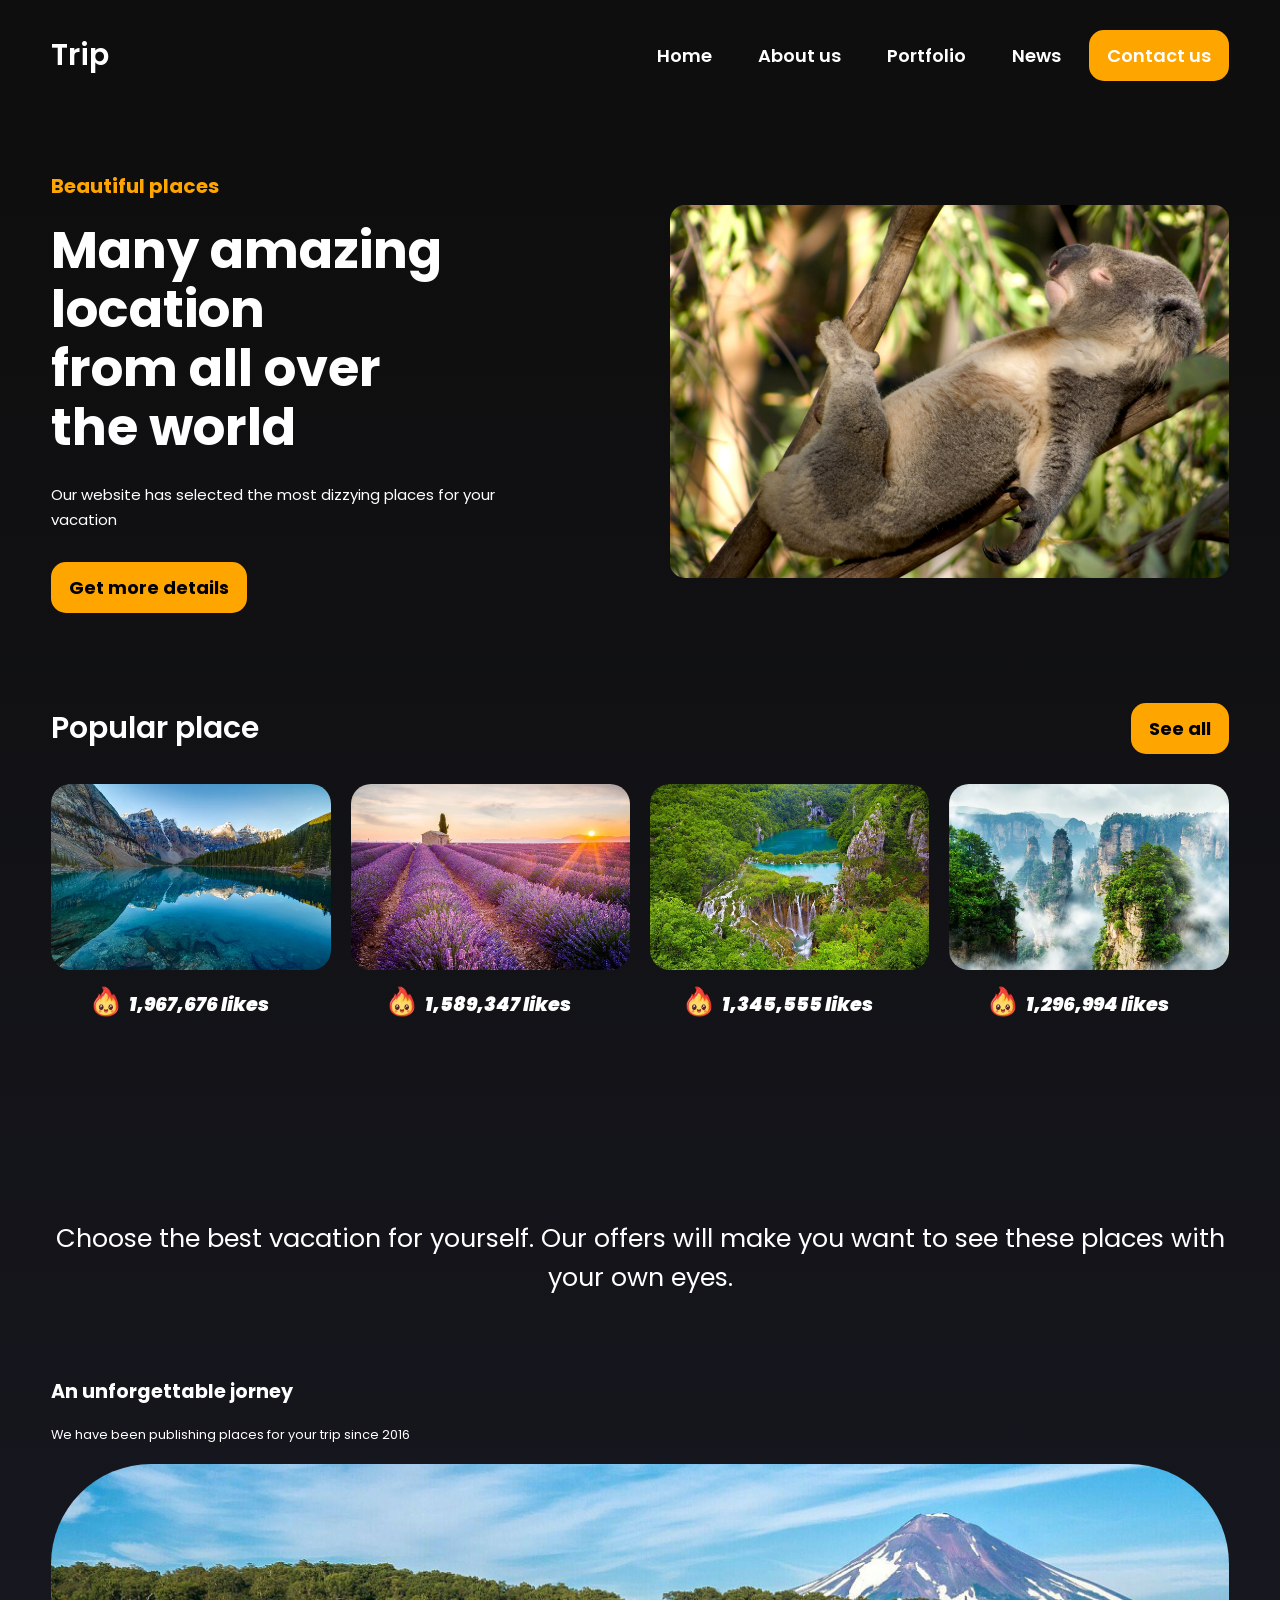
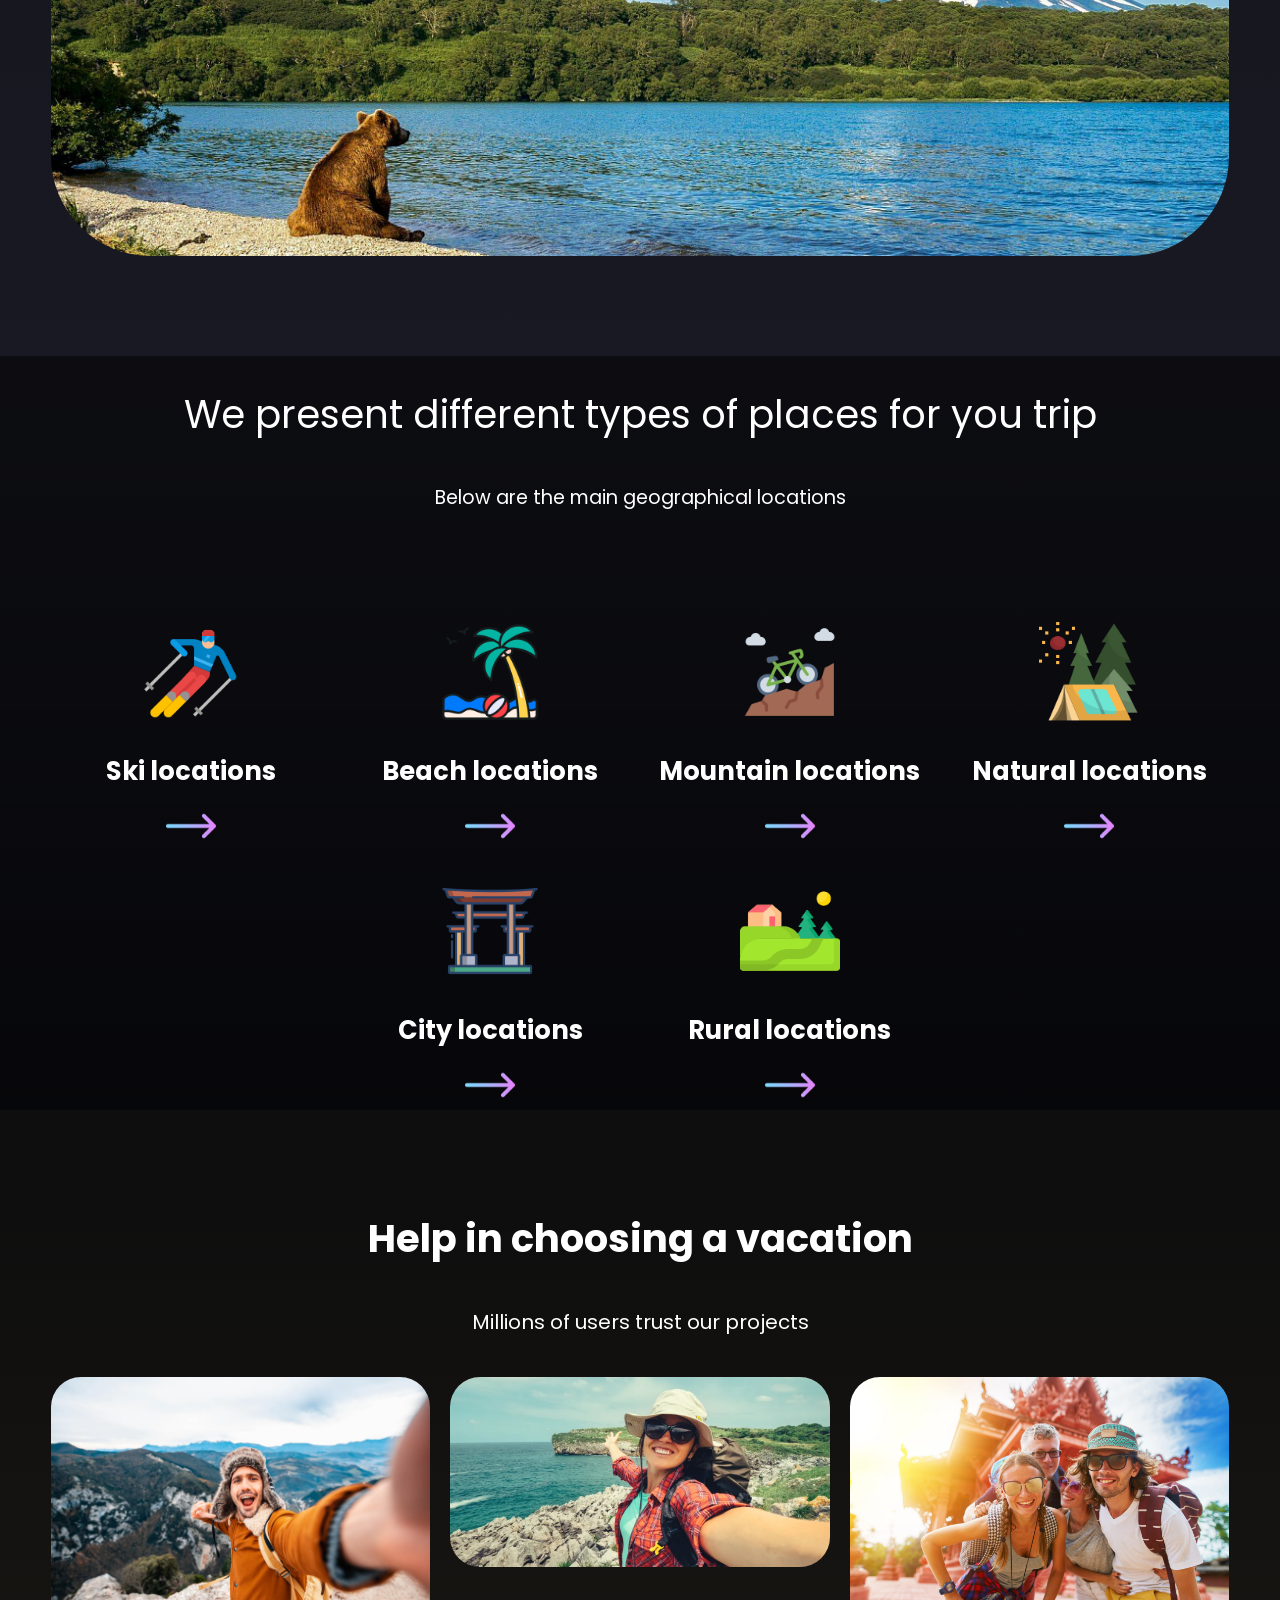
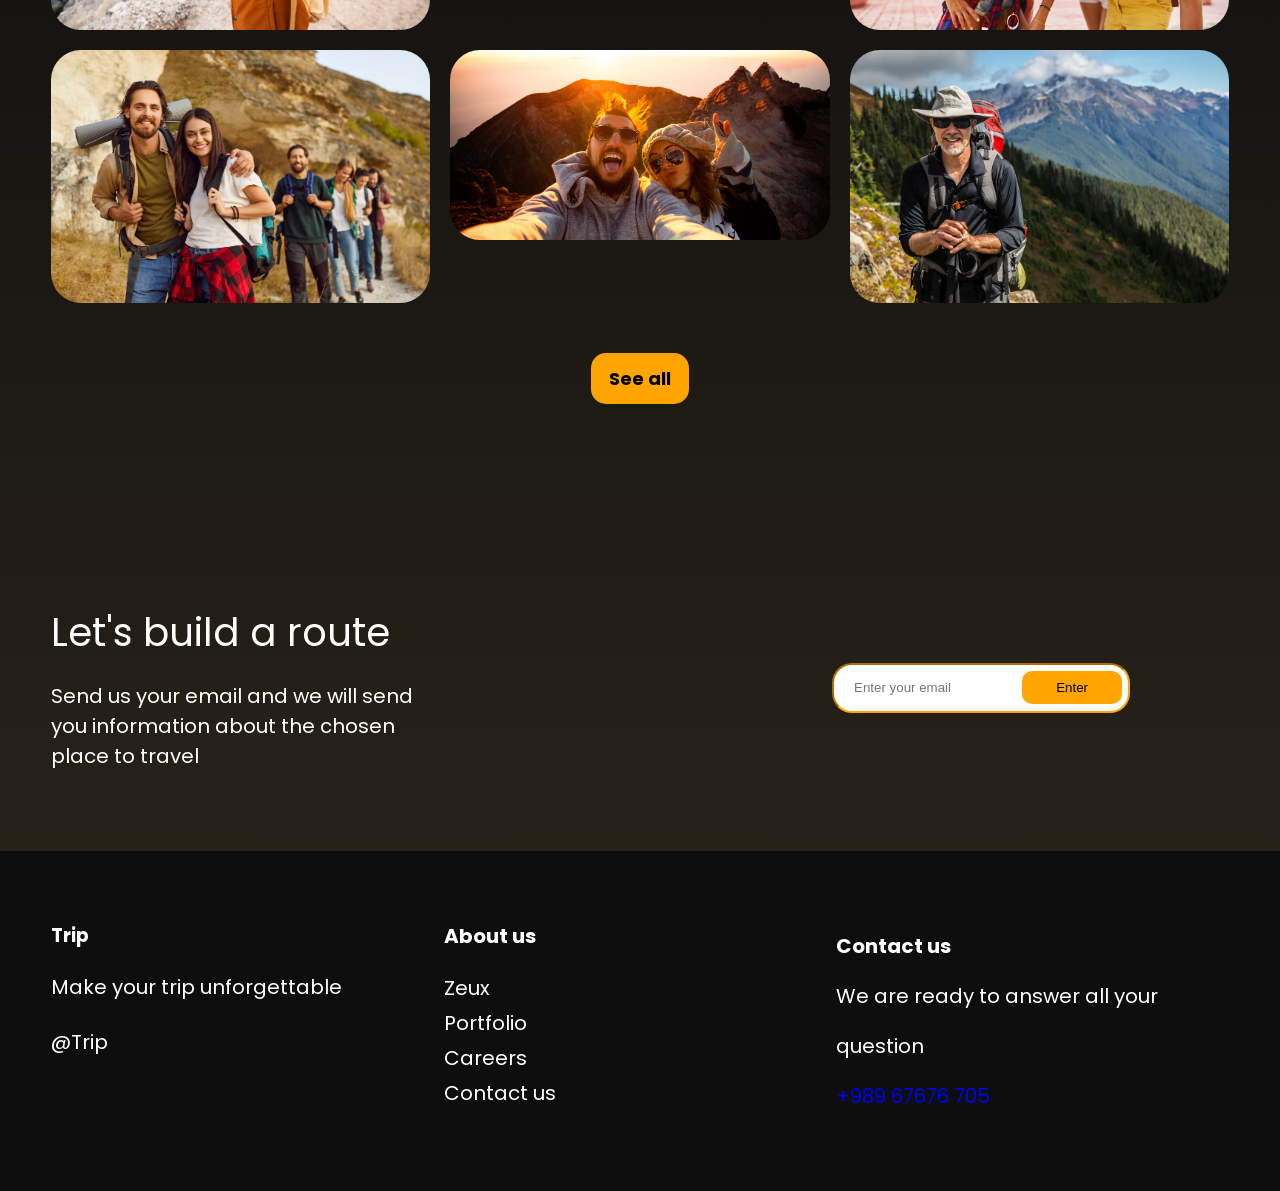
<file: index.html>
<!DOCTYPE html>
<html lang="en">
<head>
    <meta charset="UTF-8">
    <meta name="viewport" content="width=device-width, user-scalable=no, initial-scale=1.0", maximum-scale="1.0", minimum-scale="1.0">
    <title>Beautiful places</title>
    <link rel="stylesheet" href="css/main.css">
</head>

<body>
    <header class="container">
        <span class="logo">Trip</span>

        <nav class="menu">
            <a class="active" href="#">Home</a>
            <a href="#">About us</a>
            <a href="#">Portfolio</a>
            <a href="#">News</a></li>
            <a class="btn" href="contacts.html">Contact us</a>
        </nav>
    </header>

    <main>
        <section id="gradient">
            <section class="hero">
                <div class="hero-content">
                    <p class="text">Beautiful places</p>
                    <p class="zagolovok">Many amazing location<br>from all over<br>the world</p>
                    <p class="text2">Our website has selected the most dizzying places for your vacation</p>
                    <a href="#" class="button">Get more details</a>
                </div>
                <img class="coala" src="img/coala.jpg" alt="Beautiful place">
            </section>

            <section class="popular">

                <div class="popular-header">
                    <p class="sip">Popular place</p>
                    <a href="#" class="button2">See all</a>
                </div>

                <div class="popular-place">
                    <div>
                        <img class="place" src="img/place1.png" alt="Place">
                        <div class="popular-place-likes">
                            <img src="img/fire.png" class="fire-img" alt="fire1">
                            <p class="place-likes">1,967,676 likes</p>
                        </div>
                    </div>
                    <div>
                        <img class="place" src="img/place2.png" alt="Place">
                        <div class="popular-place-likes">
                            <img src="img/fire.png" class="fire-img" alt="fire2">
                            <p class="place-likes">1,589,347 likes</p>
                        </div>
                    </div>
                    <div>
                        <img class="place" src="img/place3.png" alt="Place">
                        <div class="popular-place-likes">
                            <img src="img/fire.png" class="fire-img" alt="fire3">
                            <p class="place-likes">1,345,555 likes</p>
                        </div>
                    </div>
                    <div>
                        <img class="place" src="img/place4.png" alt="Place">
                        <div class="popular-place-likes">
                            <img src="img/fire.png" class="fire-img" alt="fire4">
                            <p class="place-likes">1,296,994 likes</p>
                        </div>
                    </div>
                </div>
            </section>

            <section class="before-popular-place">
                <p class="bpp-centr-text">Choose the best vacation for yourself. Our offers will make you want to see these places with your own eyes.</p>
                <div>
                    <h3 class="bpp-text-zagolovok">An unforgettable jorney</h3>
                    <p class="bpp-text">We have been publishing places for your trip since 2016</p>
                    <img class="placephoto" src="img/gdl2f5n5bp32ozvwiuvxfjdgpcol43nn.jpg" alt="medved">
                </div>
            </section>

            <section class="main-locations">
                <div>
                    <p class="text1-main-locations">We present different types of places for you trip</p>
                    <p class="text2-main-locations">Below are the main geographical locations</p>
                </div>
                <div>
                    <div class="geographical-locations-list">
                        <div class="geographical-location">
                            <img class="geographical-locations-img" src="img/ski.png" alt="znachok">
                            <p class="geographical-locations-text">Ski locations</p>
                            <img class="geographical-locations-arrow-img" src="img/strelka.png">
                        </div>
                        <div class="geographical-location">
                            <img class="geographical-locations-img" src="img/beach.png" alt="znachok">
                            <p class="geographical-locations-text">Beach locations</p>
                            <img class="geographical-locations-arrow-img" src="img/strelka.png">
                        </div>
                        <div class="geographical-location">
                            <img class="geographical-locations-img" src="img/mount.png" alt="znachok">
                            <p class="geographical-locations-text">Mountain locations</p>
                            <img class="geographical-locations-arrow-img" src="img/strelka.png">
                        </div>
                        <div class="geographical-location">
                            <img class="geographical-locations-img" src="img/nature.png" alt="znachok">
                            <p class="geographical-locations-text">Natural locations</p>
                            <img class="geographical-locations-arrow-img" src="img/strelka.png">
                        </div>
                        <div class="geographical-location">
                            <img class="geographical-locations-img" src="img/city.png" alt="znachok">
                            <p class="geographical-locations-text">City locations</p>
                            <img class="geographical-locations-arrow-img" src="img/strelka.png">
                        </div>
                        <div class="geographical-location">
                            <img class="geographical-locations-img" src="img/rural.png" alt="znachok">
                            <p class="geographical-locations-text">Rural locations</p>
                            <img class="geographical-locations-arrow-img" src="img/strelka.png">
                        </div>
                        
                    </div>
                </div>
            </section>
            </section>

            <section id="gradient2">
            <section class="user-selection">
                <div>
                    <p class="user-selection-text1">Help in choosing a vacation</p>
                    <p class="user-selection-text2">Millions of users trust our projects</p>
                </div>
                <div>
                    <div class="user-photo1">
                        <img class="user-img" src="img/people1.webp" alt="people">
                        <img class="user-img" src="img/people2.webp" alt="people">
                        <img class="user-img" src="img/people3.png" alt="people">
                    </div>
                    <div class="user-photo2">
                        <img class="user-img" src="img/people4.jpg" alt="people">
                        <img class="user-img" src="img/people5.jpg" alt="people">
                        <img class="user-img" src="img/people6.webp" alt="people">
                    </div>
                    <a class="user-selection-button" href="#">See all</a>
                </div>
                <div>
                    <form class="send-email" method="post">
                        <div>
                            <p class="send-email-text1">Let's build a route</p>
                            <p class="send-email-text2">Send us your email and we will send you information about the chosen place to travel</p>
                        </div>
                        <div class="input-email">
                            <input type="email" placeholder="Enter your email">
                            <button href="#">Enter</button>
                        </div>
                    </form>
                </div>
            </section>
            </section>
            <footer>
                <div>
                    <p><h3>Trip</h3></p>
                    <p class="footer-text">Make your trip unforgettable</p>
                    <p class="footer-text">@Trip</p>
                </div>
                <div>
                    <p class="footer-text-about-us">About us</p>
                    <p class="footer-text-before-about-us">Zeux</p>
                    <p class="footer-text-before-about-us">Portfolio</p>
                    <p class="footer-text-before-about-us">Careers</p>
                    <p class="footer-text-before-about-us">Contact us</p>
                </div>
                <div>
                    <h1 class="footer-number">Contact us</h1>
                    <p class="footer-number">We are ready to answer all your question</p>
                    <a href="tel:+98967676705" class="footer-number">+989 67676 705</p>
                </div>
            </footer>
            
    </main>
</body>
</html>
</file>
<file: css/main.css>
@import url('https://fonts.googleapis.com/css2?family=Poppins:wght@400;600;700&display=swap');

* {
    margin: 0;
    padding: 0;
    box-sizing: border-box;
}

html {
    width: 100%;
}

body {
    min-height: 100vh;
    font-family: 'Poppins', sans-serif;
    font-weight: 400;
    background-color: rgba(0, 0, 0, 0.945);
    color: white;
    overflow-x: hidden;
}

a {
    text-decoration: none;
}

img {
    max-width: 100%;
    display: block;
}

#gradient {
    background: linear-gradient(
        to bottom, 
        rgba(0, 0, 0, 0) 0%, 
        rgba(106, 113, 204, 0.158) 100%
    );
}

.container {
    width: min(1400px, 92%);
    margin: 0 auto;
    padding: 30px 0;
    display: flex;
    align-items: center;
    justify-content: space-between;
    gap: 30px;
}

.logo {
    font-size: 30px;
    font-weight: 600;
    color: white;
}

.menu {
    display: flex;
    align-items: center;
    gap: 10px;
    flex-wrap: wrap;
    justify-content: flex-end;
}

.menu a {
    display: block;
    padding: 12px 18px;
    font-size: 18px;
    font-weight: 600;
    color: white;
}

.btn {
    background-color: orange;
    border-radius: 15px;
    font-size: 18px;
    font-weight: 600;
    color: white;
    padding: 2vh 2vh;
    border: black;
}

.btn:hover {
    cursor: pointer;
}


.hero {
    width: min(1400px, 92%);
    margin: 60px auto 0;
    display: grid;
    grid-template-columns: minmax(0, 1fr) minmax(0, 1fr);
    align-items: center;
    gap: 60px;
}


p.text {
    color: orange;
    font-size: 20px;
    font-weight: bold;
    margin-bottom: 20px;
}

p.zagolovok {
    color: white;
    font-size: clamp(36px, 4vw, 58px);
    line-height: 1.15;
    font-weight: bold;
    margin-bottom: 25px;
}

p.text2 {
    color: white;
    font-size: 15px;
    line-height: 25px;
    max-width: 480px;
    margin-bottom: 30px;
}

.button,
.button2 {
    display: inline-block;
    color: black;
    background-color: orange;
    font-size: 18px;
    font-weight: bold;
    padding: 12px 18px;
    border-radius: 15px;
}

.coala {

    width: 100%;
    height: auto;
    max-height: 500px;
    object-fit: cover;
    border-radius: 15px;
}

.popular {
    width: min(1400px, 92%);
    margin: 90px auto 60px;
   
    
}

.popular-header {
    display: flex;
    align-items: center;
    justify-content: space-between;
    margin-bottom: 30px;
   
}

p.sip {
    color: white;
    font-size: 30px;
    font-weight: 600;
}

.popular-place {
    display: grid;
    grid-template-columns: repeat(4, minmax(0, 1fr));
    width: 100%;
    gap: 20px;
   
    
}

.place {
    max-width: 100%;
    justify-content: center;
    border-radius: 20px;
}

.fire-img {
    max-width: 10%;
    margin-top: 15px;
}

.popular-place-likes {
     display: flex;
     align-items: center;
     font-size: clamp(10px, 1.5vw, 20px);
     gap: 10px;
     justify-content: center;
     margin-right: 20px;
    
}

.place-likes {
    
    margin-top: 20px;
    font-style: italic;
    font-weight: 1000;
}

.before-popular-place {
    width: min(1400px, 92%);
    margin: 0 auto;
}

.bpp-centr-text {
    justify-content: center;
    text-align: center;
    margin-top: 200px;
    font-size: clamp(10px, 2vw, 40px);

}

.bpp-text-zagolovok {
    margin-top: 80px;
    font-size: clamp(10px, 1.5vw, 30px);
}

.bpp-text {
    
    margin-top: 20px;
    font-size: clamp(10px, 1vw, 30px);
}

.placephoto {
    width: 100%;
    height: auto;
    border-radius: 100px;
    margin-top: 20px;
}

.main-locations {
    width: min(2000px, 100%);
    margin: 100px auto;
    background:  linear-gradient(rgba(0, 0, 0, 0.5), rgba(0, 0, 0, 0.774)), url(https://subconsciouschange.com/wp-content/uploads/2023/07/4c71b-0045-5656-bac3-5e17c53efd7_Untitled_design_28_.webp);
    background-repeat: no-repeat;
    background-size: cover;
    height: auto;

}

.text1-main-locations {
    justify-content: center;
    text-align: center;
    padding: 30px;
    font-size: clamp(10px, 3vw, 40px);
    
}

.text2-main-locations {
    justify-content: center;
    text-align: center;
    margin-top: 10px;
    font-size: clamp(10px, 1.5vw, 30px);
}

.geographical-locations-list {
    width: min(1400px, 92%);
    margin: 100px auto;
    display: grid;
    grid-template-columns: repeat(4, minmax(0, 1fr));
    list-style: none;
    gap: 20px;
    justify-content: center;
    text-align: center;
    font-size: clamp(1px, 2vw, 20px);
    font-weight: bold;
    
}

.geographical-location:nth-child(5) {
    grid-column: 2;
    
}



.geographical-locations-img {
    width: clamp(1px, 5vw, 100px);
    display: block;
    margin: 10px auto 0;
    margin-bottom: 30px;
    min-width: 100px;
}

.geographical-locations-arrow-img {
    display: block;
    width: clamp(1px, 2vw, 60px);
    margin: 10px auto 0;
    min-width: 50px;
    
}

.geographical-locations-text{
    font-size: clamp(10px, 2vw, 40px);
}

.user-selection {
    text-align: center;
    width: min(1400px, 92%);
    margin: 0px auto;
    padding-bottom: 80px;
   
}

.user-selection-text1 {
    font-size: clamp(10px, 3vw, 40px); 
    font-weight: bold;
    padding-bottom: 40px;
}

.user-selection-text2 {
    font-size: clamp(10px, 3vw, 20px); 
}

.user-photo1 {
    display: grid;
    grid-template-columns: repeat(3, minmax(0, 1fr));
    gap: 20px;
    margin-top: 40px;
}

.user-photo2 {
    display: grid;
    grid-template-columns: repeat(3, minmax(0, 1fr));
    gap: 20px;
    margin-top: 20px;
}


.user-img {
    border-radius: 30px;
}

.user-selection-button {
    margin-top: 50px;
    display: inline-block;
    background-color: orange;
    font-size: 18px;
    font-weight: bold;
    padding: 12px 18px;
    border-radius: 15px;
    color: #000;
}

.send-email {
    display: grid;
    grid-template-columns: repeat(2, minmax(0, 1fr));
    gap: clamp(10px, 30vw, 600px); 
    margin-top: 200px;
    justify-content: left;
    text-align: left;
}

.send-email-text1 {
    font-size: clamp(10px, 3vw, 40px); 
    margin-bottom: 20px;
  
}

.send-email-text2 {
    font-size: clamp(10px, 3vw, 20px); 
    
}
.input-email{
    
    display: flex;
    align-items: center;
    overflow: hidden;
    
}

.input-email input {
    flex-grow: 1;
    width: 30%; 
    height: 50px;
    border-radius: 20px;
    border-color: orange;
    outline: none;
    
}

 .input-email button {
    position: relative;
    left: -27%;
    background-color: orange;
    padding: 7px 12px;
    border-radius: 10px;
    color: black;
    border: none;
    padding: 1vh 3vh;
    width: 25%;
    
} 



input::placeholder {
    padding-left: 20px;
}

#gradient2 {
    background: linear-gradient(
        to bottom, 
        rgba(0, 0, 0, 0) 0%, 
        rgba(221, 180, 103, 0.123) 100%
    );
}

footer {
    width: min(1400px, 92%);
    margin: 0px auto;
    display: grid;
    grid-template-columns: repeat(3, minmax(0, 1fr));
    margin-top: 70px;
    padding-bottom: 70px;
    
}

.footer-text {
    font-size: clamp(10px, 3vw, 20px); 
    margin-top: 20px;
    line-height: 35px;
}

.footer-text-about-us {
    font-size: clamp(10px, 3vw, 20px); 
    margin-bottom: 20px;
    font-weight: bold;
}

.footer-text-before-about-us {
    font-size: clamp(5px, 3vw, 20px); 
    line-height: 35px;
}

.footer-number {
  font-size: clamp(10px, 3vw, 20px);   
  line-height: 50px;

}

/* mobile */
@media (max-width:500px) {
    .hero {
        grid-template-columns: minmax(0, 1fr);
    }
}
@media (max-width: 850px) {
    .popular-place {
        grid-template-columns: repeat(2, minmax(0, 1fr));
    }
}
@media (max-width: 400px) {
    .popular-place {
        grid-template-columns: minmax(0, 1fr);
    }
}
@media (max-width: 700px) {
    .geographical-locations-list {
    grid-template-columns: repeat(2, minmax(0, 1fr));
    }
    .geographical-location:nth-child(5) {
    grid-column: 1;
    
    
}
    
    
}

@media (max-width: 300px) {
    .geographical-locations-img{
        min-width: 40px;
    }
    .geographical-locations-arrow-img{
        min-width: 20px;
    }
    .geographical-location:nth-child(5) {
    grid-column: 1;
    
}
    
    
}


@media (max-width: 800px) {
.user-photo1 {
    grid-template-columns: minmax(0, 1fr);
  
     
}
}
@media (max-width: 800px) {
.user-photo2 {
    grid-template-columns: minmax(0, 1fr);
}
}
@media (max-width: 1050px) {
    .bpp-centr-text {
        font-size: clamp(1px, 4vw, 60px);
    }
    .bpp-text-zagolovok{
        font-size: clamp(1px, 4vw, 50px);
    }
    .bpp-text{
       font-size: clamp(1px, 2vw, 30px); 
    }
    
}
@media (max-width: 650px) {
    .bpp-centr-text {
        font-size: clamp(1px, 6vw, 80px);
    }
    .bpp-text-zagolovok{
        font-size: clamp(1px, 5vw, 60px);
    }
    .bpp-text{
       font-size: clamp(1px, 4vw, 50px); 
    }
}
@media (max-width: 320px) {
    .bpp-centr-text {
        font-size: clamp(1px, 7vw, 100px);
    }
    .bpp-text-zagolovok{
        font-size: clamp(1px, 6vw, 80px);
    }
    .bpp-text{
       font-size: clamp(1px, 5vw, 60px); 
    }
    
}
</file>
